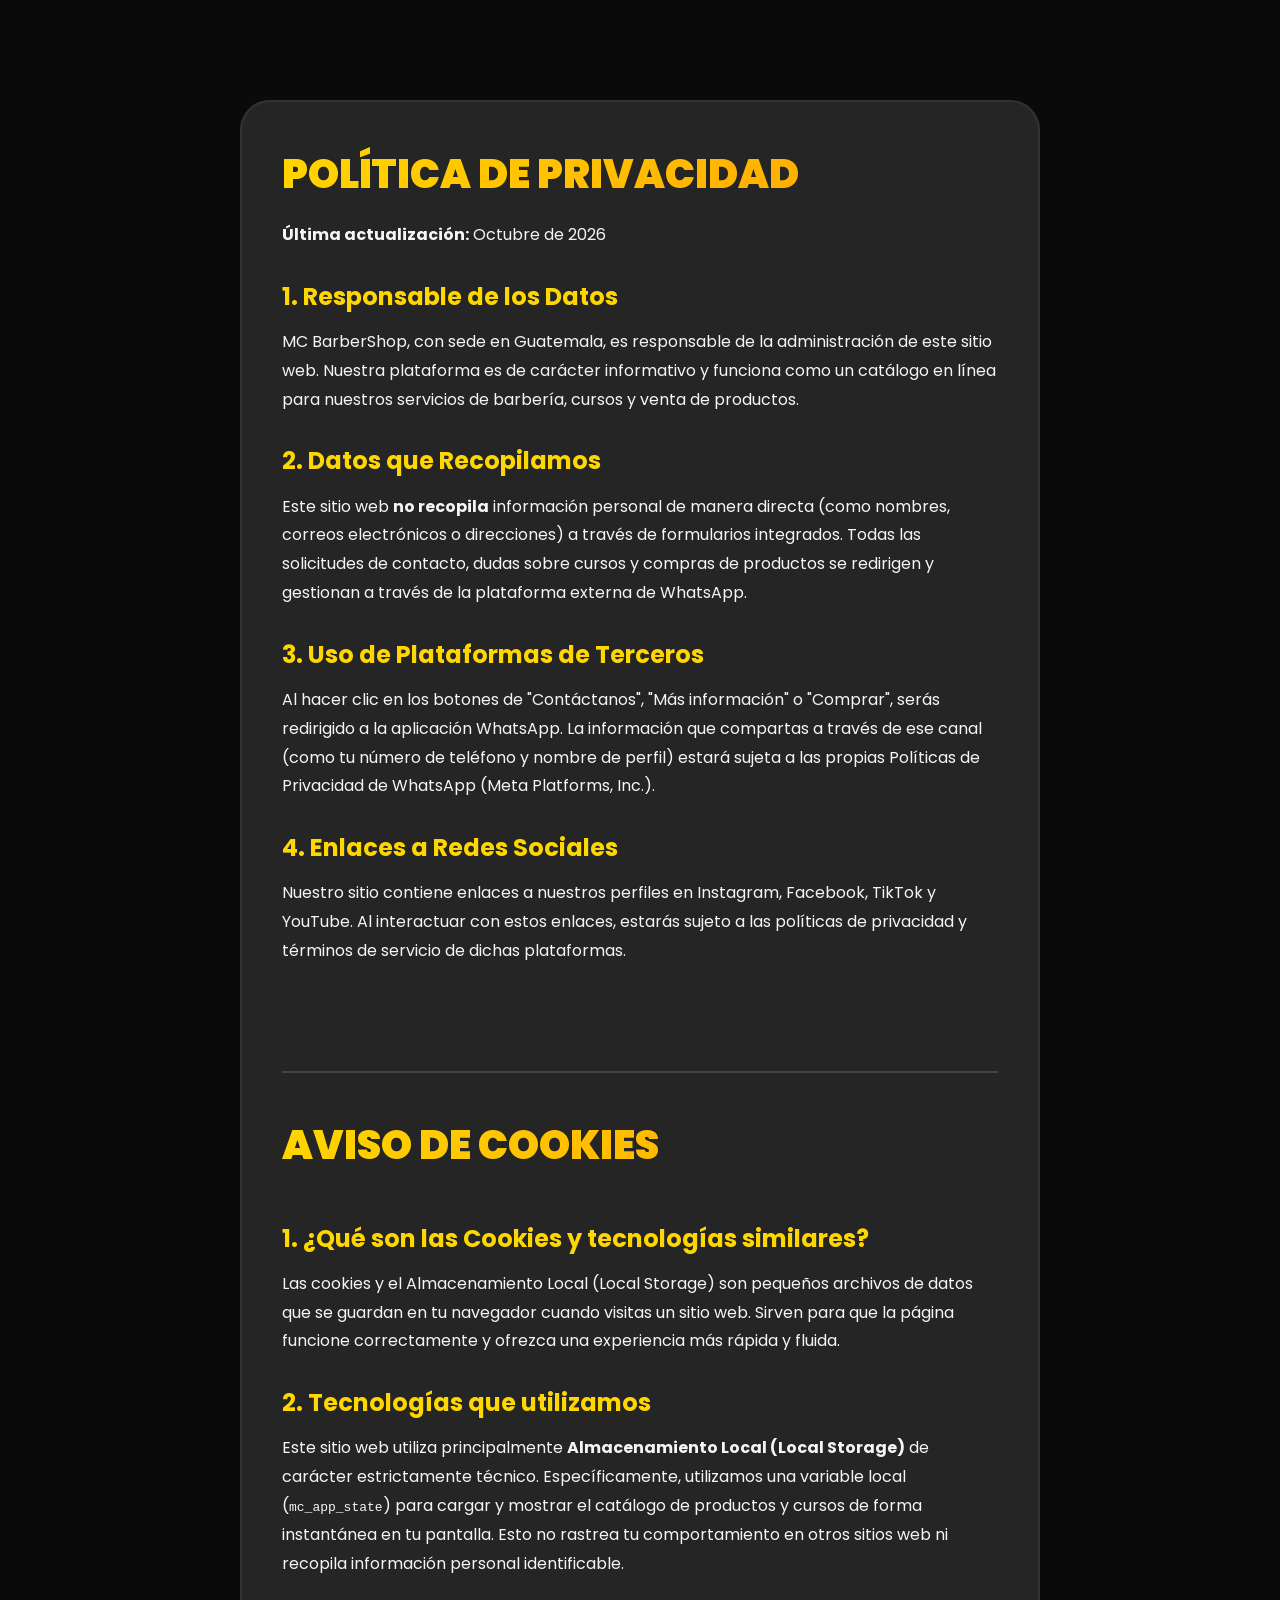
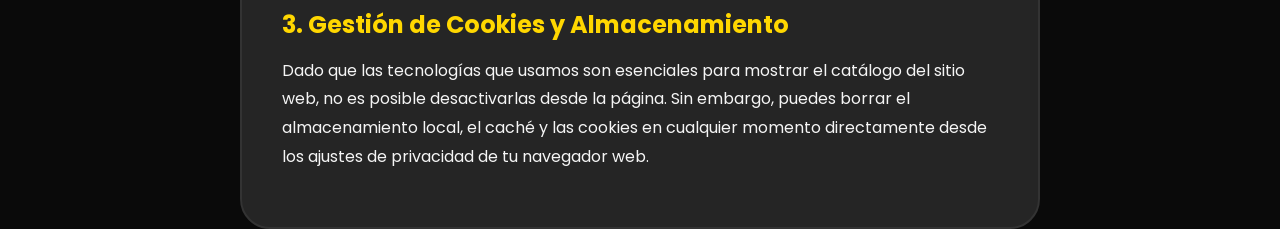
<file: politicas.html>
<!DOCTYPE html>
<html lang="es">
<head>
  <meta charset="UTF-8">
  <meta name="viewport" content="width=device-width, initial-scale=1.0">
  <title>Políticas y Privacidad - MC BarberShop</title>
  <link href="https://fonts.googleapis.com/css2?family=Poppins:wght@300;400;500;600;700;800;900&display=swap" rel="stylesheet">
  <link rel="stylesheet" href="style.css">
</head>
<body style="padding-top: 100px;">

  <main class="section about-section" style="max-width: 800px; margin: 0 auto; background: var(--card-dark); border-radius: var(--radius-xl); padding: 40px; border: 2px solid var(--border-color);">
    
    <h1 class="section-title glitch" data-text="POLÍTICA DE PRIVACIDAD" style="font-size: 2.5rem; text-align: left;">POLÍTICA DE PRIVACIDAD</h1>
    
    <div style="color: var(--text-light); line-height: 1.8; margin-bottom: 50px;">
      <p style="margin-bottom: 15px;"><strong>Última actualización:</strong> Octubre de 2026</p>
      
      <h2 style="color: var(--primary-gold); font-size: 1.5rem; margin: 25px 0 10px;">1. Responsable de los Datos</h2>
      <p style="margin-bottom: 15px;">MC BarberShop, con sede en Guatemala, es responsable de la administración de este sitio web. Nuestra plataforma es de carácter informativo y funciona como un catálogo en línea para nuestros servicios de barbería, cursos y venta de productos.</p>

      <h2 style="color: var(--primary-gold); font-size: 1.5rem; margin: 25px 0 10px;">2. Datos que Recopilamos</h2>
      <p style="margin-bottom: 15px;">Este sitio web <strong>no recopila</strong> información personal de manera directa (como nombres, correos electrónicos o direcciones) a través de formularios integrados. Todas las solicitudes de contacto, dudas sobre cursos y compras de productos se redirigen y gestionan a través de la plataforma externa de WhatsApp.</p>

      <h2 style="color: var(--primary-gold); font-size: 1.5rem; margin: 25px 0 10px;">3. Uso de Plataformas de Terceros</h2>
      <p style="margin-bottom: 15px;">Al hacer clic en los botones de "Contáctanos", "Más información" o "Comprar", serás redirigido a la aplicación WhatsApp. La información que compartas a través de ese canal (como tu número de teléfono y nombre de perfil) estará sujeta a las propias Políticas de Privacidad de WhatsApp (Meta Platforms, Inc.).</p>

      <h2 style="color: var(--primary-gold); font-size: 1.5rem; margin: 25px 0 10px;">4. Enlaces a Redes Sociales</h2>
      <p style="margin-bottom: 15px;">Nuestro sitio contiene enlaces a nuestros perfiles en Instagram, Facebook, TikTok y YouTube. Al interactuar con estos enlaces, estarás sujeto a las políticas de privacidad y términos de servicio de dichas plataformas.</p>
    </div>

    <hr style="border: 1px solid var(--border-light); margin: 40px 0;">

    <h1 class="section-title glitch" data-text="AVISO DE COOKIES" style="font-size: 2.5rem; text-align: left;">AVISO DE COOKIES</h1>
    
    <div style="color: var(--text-light); line-height: 1.8;">
      <h2 style="color: var(--primary-gold); font-size: 1.5rem; margin: 25px 0 10px;">1. ¿Qué son las Cookies y tecnologías similares?</h2>
      <p style="margin-bottom: 15px;">Las cookies y el Almacenamiento Local (Local Storage) son pequeños archivos de datos que se guardan en tu navegador cuando visitas un sitio web. Sirven para que la página funcione correctamente y ofrezca una experiencia más rápida y fluida.</p>

      <h2 style="color: var(--primary-gold); font-size: 1.5rem; margin: 25px 0 10px;">2. Tecnologías que utilizamos</h2>
      <p style="margin-bottom: 15px;">Este sitio web utiliza principalmente <strong>Almacenamiento Local (Local Storage)</strong> de carácter estrictamente técnico. Específicamente, utilizamos una variable local (<code>mc_app_state</code>) para cargar y mostrar el catálogo de productos y cursos de forma instantánea en tu pantalla. Esto no rastrea tu comportamiento en otros sitios web ni recopila información personal identificable.</p>

      <h2 style="color: var(--primary-gold); font-size: 1.5rem; margin: 25px 0 10px;">3. Gestión de Cookies y Almacenamiento</h2>
      <p style="margin-bottom: 15px;">Dado que las tecnologías que usamos son esenciales para mostrar el catálogo del sitio web, no es posible desactivarlas desde la página. Sin embargo, puedes borrar el almacenamiento local, el caché y las cookies en cualquier momento directamente desde los ajustes de privacidad de tu navegador web.</p>
    </div>

  </main>

</body>
</html>
</file>
<file: style.css>
/* Reset y Variables Mejoradas */
* {
  margin: 0;
  padding: 0;
  box-sizing: border-box;
}

:root {
  /* Paleta de colores mejorada */
  --primary-gold: #FFD700;
  --primary-gold-dark: #B8860B;
  --primary-gold-light: #FFF8DC;
  --accent-orange: #FF6B35;
  --accent-red: #FF1744;
  
  --primary-dark: #0A0A0A;
  --secondary-dark: #141414;
  --accent-dark: #1F1F1F;
  --card-dark: #252525;
  
  --text-white: #FFFFFF;
  --text-light: #F5F5F5;
  --text-gray: #B0B0B0;
  --text-muted: #808080;
  
  --border-color: #333333;
  --border-light: #444444;
  
  --success-green: #00E676;
  --info-blue: #00B0FF;
  
  /* Gradientes mejorados */
  --gradient-gold: linear-gradient(135deg, #FFD700, #FFA000);
  --gradient-dark: linear-gradient(180deg, #0A0A0A, #1A1A1A);
  --gradient-neon: linear-gradient(135deg, #FF6B35, #FF1744);
  --gradient-instagram: linear-gradient(45deg, #f09433, #e6683c, #dc2743, #cc2366, #bc1888);
  --gradient-facebook: linear-gradient(45deg, #1877f2, #0C63D4);
  --gradient-whatsapp: linear-gradient(45deg, #25D366, #128C7E);
  --gradient-tiktok: linear-gradient(45deg, #FF0050, #00F2EA, #000000);
  
  /* Sombras mejoradas */
  --shadow-gold: 0 10px 40px rgba(255, 215, 0, 0.4);
  --shadow-neon: 0 0 30px rgba(255, 107, 53, 0.5);
  --shadow-dark: 0 10px 30px rgba(0, 0, 0, 0.8);
  --shadow-card: 0 8px 32px rgba(0, 0, 0, 0.6);
  
  /* Transiciones */
  --transition: all 0.3s cubic-bezier(0.4, 0, 0.2, 1);
  --transition-slow: all 0.6s cubic-bezier(0.4, 0, 0.2, 1);
  
  /* Border radius */
  --radius: 12px;
  --radius-lg: 20px;
  --radius-xl: 30px;
}

body {
  font-family: 'Poppins', sans-serif;
  background: var(--primary-dark);
  color: var(--text-white);
  line-height: 1.6;
  overflow-x: hidden;
  margin: 0;
  padding: 0;
  display: flex;
  flex-direction: column;
  min-height: 100vh;
}

main {
  flex: 1;
  display: flex;
  flex-direction: column;
}

/* Animaciones base */
@keyframes pulse {
  0%, 100% { transform: scale(1); }
  50% { transform: scale(1.05); }
}

@keyframes float {
  0%, 100% { transform: translateY(0); }
  50% { transform: translateY(-20px); }
}

@keyframes glow {
  0%, 100% { box-shadow: 0 0 20px rgba(255, 215, 0, 0.5); }
  50% { box-shadow: 0 0 40px rgba(255, 215, 0, 0.8); }
}

@keyframes slideInUp {
  from {
    opacity: 0;
    transform: translateY(50px);
  }
  to {
    opacity: 1;
    transform: translateY(0);
  }
}

@keyframes shimmer {
  0% { background-position: -1000px 0; }
  100% { background-position: 1000px 0; }
}

/* Animación 'backgroundFade' removida. Ahora se maneja el fade mediante transición
  de opacidad desde JavaScript para garantizar que cada intercambio de imagen
  tenga un fade-out / cambio / fade-in controlado. */

/* Header Mejorado */
.header {
  position: fixed;
  top: 0;
  width: 100%;
  background: rgba(10, 10, 10, 0.95);
  opacity: 0.9;
  backdrop-filter: blur(20px);
  padding: 20px 0;
  z-index: 9999;
  transition: var(--transition);
  border-bottom: 1px solid transparent;
}

.header.scrolled {
  padding: 15px 0;
  background: rgba(10, 10, 10, 0.98);
  box-shadow: var(--shadow-dark);
  border-bottom: 1px solid var(--primary-gold);
}

.nav-container {
  max-width: 1800px;
  margin: 0 auto;
  padding: 0 20px;
  display: flex;
  justify-content: space-between;
  align-items: center;
}

.logo {
  display: flex;
  align-items: center;
  gap: 8px;
  font-size: 28px;
  font-weight: 900;
  cursor: pointer;
  text-decoration: none !important;
  outline: none !important;
  border-bottom: none !important;
  transition: var(--transition);
}

.logo-text {
  color: var(--primary-gold);
  text-shadow: 0 0 20px rgba(255, 215, 0, 0.5);
}

.logo-accent {
  color: var(--text-white);
}

.logo:hover {
  transform: scale(1.05);
}

.logo:hover .logo-text {
  animation: glow 1s ease-in-out infinite;
}

/* Navigation Links con efecto hover mejorado */
.nav-links {
  display: flex;
  list-style: none;
  gap: 35px;
}

.nav-links li a {
  color: var(--text-light);
  font-weight: 500;
  font-size: 15px;
  text-transform: uppercase;
  letter-spacing: 1px;
  position: relative;
  transition: var(--transition);
  padding: 8px 0;
  overflow: hidden;
}

.nav-links li a::before {
  content: '';
  position: absolute;
  bottom: 0;
  left: 0;
  width: 0;
  height: 2px;
  background: var(--gradient-gold);
  transition: var(--transition);
}

.nav-links li a::after {
  content: attr(data-text);
  position: absolute;
  top: 0;
  left: 0;
  width: 100%;
  padding: 8px 0;
  color: var(--primary-gold);
  transform: translateY(-100%);
  transition: var(--transition);
}

.nav-links li a:hover::before {
  width: 100%;
}

.nav-links li a:hover {
  color: transparent;
}

.nav-links li a:hover::after {
  transform: translateY(0);
}

/* Hamburger animado */
.hamburger {
  display: none;
  flex-direction: column;
  cursor: pointer;
  gap: 5px;
  padding: 5px;
  position: relative;
}

.hamburger span {
  width: 30px;
  height: 3px;
  background: var(--primary-gold);
  border-radius: 3px;
  transition: var(--transition);
  transform-origin: center;
}

.hamburger.active span:nth-child(1) {
  transform: rotate(45deg) translate(6px, 6px);
}

.hamburger.active span:nth-child(2) {
  opacity: 0;
  transform: scaleX(0);
}

.hamburger.active span:nth-child(3) {
  transform: rotate(-45deg) translate(6px, -6px);
}

/* Hero Section Mejorada */
.hero {
  min-height: 100vh;
  padding-top: 80px;
  display: flex;
  align-items: center;
  position: relative;
  overflow: hidden;
}

.hero-bg {
  position: absolute;
  inset: 0;
  background: url('img/fondo1.jpg') center/cover;
  z-index: 0;
  opacity: 1;
  transition: opacity 1s ease-in-out;
}

.hero-gradient {
  position: absolute;
  inset: 0;
  background: linear-gradient(135deg, 
    rgba(10, 10, 10, 0.9) 0%,
    rgba(255, 107, 53, 0.1) 50%,
    rgba(10, 10, 10, 0.9) 100%);
}

.hero-content {
  position: relative;
  z-index: 1;
  max-width: 1800px;
  margin: 0 auto;
  padding: 0 20px;
  width: 100%;
}

.hero-main {
  display: flex;
  align-items: center;
  justify-content: space-between;
  gap: 60px;
}

.hero-center {
  flex: 1;
  animation: slideInUp 1s ease-out;
}

.hero-title {
  font-size: clamp(3rem, 8vw, 6rem);
  font-weight: 900;
  line-height: 1;
  margin-bottom: 20px;
}

.title-line {
  display: block;
  letter-spacing: 5px;
}

.title-line:first-child {
  color: var(--text-white);
  text-shadow: 2px 2px 4px rgba(0, 0, 0, 0.5);
}

.title-line.accent {
  background: var(--gradient-gold);
  -webkit-background-clip: text;
  -webkit-text-fill-color: transparent;
  background-clip: text;
  text-shadow: none;
  animation: shimmer 3s linear infinite;
  background-size: 1000px 100%;
}

.hero-subtitle {
  font-size: 1.25rem;
  color: white;
  margin-bottom: 40px;
  animation: fadeIn 1s ease-out 0.5s both;
}

.hero-buttons {
  display: flex;
  gap: 20px;
  flex-wrap: wrap;
  animation: fadeIn 1s ease-out 0.8s both;
}

/* Botón primario con efecto pulse */
.btn-primary {
  position: relative;
  background: var(--gradient-gold);
  color: var(--primary-dark);
  padding: 18px 40px;
  border: none;
  border-radius: 50px;
  font-weight: 700;
  font-size: 16px;
  text-transform: uppercase;
  cursor: pointer;
  overflow: hidden;
  transition: var(--transition);
  display: inline-flex;
  align-items: center;
  gap: 10px;
}

.btn-primary .btn-bg {
  position: absolute;
  inset: 0;
  background: var(--gradient-neon);
  opacity: 0;
  transition: var(--transition);
}

.btn-primary:hover .btn-bg {
  opacity: 1;
}

.btn-primary:hover {
  transform: translateY(-3px);
  box-shadow: 0 15px 35px rgba(255, 215, 0, 0.5);
}

.btn-primary.pulse-btn {
  animation: pulse 2s infinite;
}

.btn-primary .btn-text,
.btn-primary i {
  position: relative;
  z-index: 1;
}

/* Botón secundario */
.btn-secondary {
  background: transparent;
  color: var(--primary-gold);
  border: 2px solid var(--primary-gold);
  padding: 16px 35px;
  border-radius: 50px;
  font-weight: 600;
  font-size: 16px;
  text-transform: uppercase;
  cursor: pointer;
  transition: var(--transition);
  display: inline-flex;
  align-items: center;
  gap: 10px;
  position: relative;
  overflow: hidden;
}

.btn-secondary::before {
  content: '';
  position: absolute;
  inset: 0;
  background: var(--primary-gold);
  transform: scaleX(0);
  transform-origin: left;
  transition: var(--transition);
}

.btn-secondary:hover::before {
  transform: scaleX(1);
}

.btn-secondary:hover {
  color: var(--primary-dark);
  transform: translateY(-3px);
  box-shadow: var(--shadow-gold);
}

.btn-secondary .btn-text,
.btn-secondary i {
  position: relative;
  z-index: 1;
}

/* Hero image con efecto floating */
.hero-image {
  width: 400px;
  height: 500px;
  object-fit: cover;
  border-radius: var(--radius-xl);
  box-shadow: var(--shadow-card);
  border: 3px solid var(--primary-gold);
  animation: slideInRight 1s ease-out;
}

.hero-image.floating {
  animation: float 6s ease-in-out infinite, slideInRight 1s ease-out;
}

/* Gallery Section Mejorada */
.gallery-section {
  padding: 100px 0 80px;
  background: var(--secondary-dark);
  position: relative;
  overflow: hidden;
}

.gallery-header {
  text-align: center;
  margin-bottom: 60px;
}

.section-title {
  font-size: clamp(2rem, 5vw, 3.5rem);
  font-weight: 900;
  background: var(--gradient-gold);
  -webkit-background-clip: text;
  -webkit-text-fill-color: transparent;
  background-clip: text;
  margin-bottom: 15px;
  position: relative;
  display: inline-block;
}

/* Efecto Glitch para títulos */
.glitch {
  position: relative;
}

.glitch::before,
.glitch::after {
  content: attr(data-text);
  position: absolute;
  top: 0;
  left: 0;
  width: 100%;
  height: 100%;
  background: var(--gradient-gold);
  -webkit-background-clip: text;
  -webkit-text-fill-color: transparent;
  background-clip: text;
}

.glitch::before {
  animation: glitch-1 0.5s infinite;
  color: var(--accent-red);
  z-index: -1;
}

.glitch::after {
  animation: glitch-2 0.5s infinite;
  color: var(--info-blue);
  z-index: -1;
}

@keyframes glitch-1 {
  0%, 100% { clip-path: inset(0 0 0 0); }
  20% { clip-path: inset(20% 0 30% 0); }
  40% { clip-path: inset(50% 0 20% 0); }
  60% { clip-path: inset(10% 0 60% 0); }
  80% { clip-path: inset(80% 0 5% 0); }
}

@keyframes glitch-2 {
  0%, 100% { clip-path: inset(0 0 0 0); transform: translate(0); }
  20% { clip-path: inset(30% 0 20% 0); transform: translate(-2px, 2px); }
  40% { clip-path: inset(10% 0 50% 0); transform: translate(2px, -2px); }
  60% { clip-path: inset(60% 0 10% 0); transform: translate(-2px, -2px); }
  80% { clip-path: inset(5% 0 80% 0); transform: translate(2px, 2px); }
}

.section-subtitle {
  font-size: 1.125rem;
  color: white;
  font-weight: 400;
}

/* Slider mejorado */
.slider {
  overflow: hidden;
  width: 100%;
  position: relative;
  padding: 20px 0;
}

.slider-container {
  display: flex;
  gap: 25px;
  animation: slideInfinite 30s linear infinite;
}

@keyframes slideInfinite {
  0% { transform: translateX(0); }
  100% { transform: translateX(-50%); }
}

.slide {
  width: 320px;
  height: 400px;
  flex-shrink: 0;
  border-radius: var(--radius-lg);
  object-fit: cover;
  transition: var(--transition);
  cursor: pointer;
  position: relative;
  overflow: hidden;
}

.slide::after {
  content: '';
  position: absolute;
  inset: 0;
  background: linear-gradient(180deg, transparent 50%, rgba(0,0,0,0.7) 100%);
  opacity: 0;
  transition: var(--transition);
}

.slide:hover {
  transform: scale(1.05) translateY(-10px);
  box-shadow: var(--shadow-gold);
}

.slide:hover::after {
  opacity: 1;
}

/* Courses Section Mejorada */
.courses-section {
  background: var(--primary-dark);
  padding: 100px 20px;
  position: relative;
}

.courses-section::before {
  content: '';
  position: absolute;
  top: 0;
  left: 0;
  right: 0;
  height: 1px;
  background: var(--gradient-gold);
}

.curso-botones {
  display: grid;
  grid-template-columns: repeat(auto-fit, minmax(200px, 1fr));
  gap: 20px;
  max-width: 900px;
  margin: 0 auto 50px;
}

/* Botón neón para cursos */
.course-tab {
  background: var(--card-dark);
  border: 2px solid var(--border-color);
  padding: 20px;
  border-radius: var(--radius-lg);
  cursor: pointer;
  transition: var(--transition);
  position: relative;
  overflow: hidden;
  display: flex;
  flex-direction: column;
  align-items: center;
  gap: 10px;
}

.course-tab::before {
  content: '';
  position: absolute;
  inset: -2px;
  background: var(--gradient-gold);
  border-radius: var(--radius-lg);
  opacity: 0;
  transition: var(--transition);
  z-index: -1;
  filter: blur(10px);
}

.course-tab.active::before {
  opacity: 1;
  animation: pulse 2s ease-in-out infinite;
}

.course-tab:hover {
  transform: translateY(-5px);
  border-color: var(--primary-gold);
  box-shadow: 0 10px 30px rgba(255, 215, 0, 0.3);
}

.course-tab.active {
  background: var(--gradient-gold);
  color: var(--primary-dark);
  border-color: transparent;
}

.tab-icon {
  font-size: 2rem;
  display: flex;
  align-items: center;
  justify-content: center;
  width: 60px;
  height: 60px;
  border-radius: 50%;
  background: rgba(255, 255, 255, 0.1);
  transition: var(--transition);
}

.course-tab.active .tab-icon {
  background: rgba(0, 0, 0, 0.2);
}

.course-tab:hover .tab-icon {
  transform: rotate(360deg);
}

.tab-text {
  font-weight: 600;
  text-transform: uppercase;
  letter-spacing: 1px;
  font-size: 0.875rem;
}

/* Información del curso mejorada */
.curso-info {
  background: var(--card-dark);
  padding: 3rem;
  border-radius: var(--radius-xl);
  border: 2px solid var(--border-light);
  max-width: 800px;
  margin: 0 auto 3rem;
  position: relative;
  overflow: hidden;
}

.curso-header {
  display: flex;
  justify-content: space-between;
  align-items: center;
  margin-bottom: 2rem;
  flex-wrap: wrap;
  gap: 1rem;
}

.curso-titulo {
  font-size: 2rem;
  color: var(--primary-gold);
  font-weight: 700;
}

.curso-badge {
  background: var(--gradient-neon);
  color: var(--text-white);
  padding: 0.5rem 1.25rem;
  border-radius: 25px;
  font-size: 0.875rem;
  font-weight: 600;
  display: flex;
  align-items: center;
  gap: 0.375rem;
  animation: pulse 2s infinite;
}

.curso-descripcion {
  font-size: 1.125rem;
  color: var(--text-light);
  margin-bottom: 2rem;
  line-height: 1.8;
}

.curso-features {
  display: grid;
  grid-template-columns: repeat(auto-fit, minmax(200px, 1fr));
  gap: 1.25rem;
  margin-bottom: 2rem;
}

.feature-item {
  display: flex;
  align-items: center;
  gap: 0.625rem;
  color: var(--text-gray);
  font-size: 0.95rem;
}

.feature-item i {
  color: var(--success-green);
  font-size: 1.25rem;
  flex-shrink: 0;
}

.curso-price {
  display: flex;
  align-items: center;
  gap: 1rem;
  margin-bottom: 2rem;
  padding: 1.25rem;
  background: rgba(255, 215, 0, 0.1);
  border-radius: var(--radius);
  border: 1px solid var(--primary-gold);
}

.price-label {
  font-size: 1.125rem;
  color: var(--text-gray);
}

.price-value {
  font-size: 2rem;
  font-weight: 900;
  background: var(--gradient-gold);
  -webkit-background-clip: text;
  -webkit-text-fill-color: transparent;
  background-clip: text;
}


/* WhatsApp button con efecto magnético */
.whatsapp-btn {
  background: linear-gradient(135deg, #25D366, #128C7E);
  color: white;
  padding: 18px 40px;
  border: none;
  border-radius: 50px;
  font-weight: 700;
  font-size: 16px;
  cursor: pointer;
  display: inline-flex;
  align-items: center;
  gap: 12px;
  text-decoration: none;
  position: relative;
  overflow: hidden;
  transition: var(--transition);
  text-transform: uppercase;
  letter-spacing: 1px;
  z-index: 1;
}

.whatsapp-btn i {
  font-size: 1.5rem;
}

.btn-ripple {
  position: absolute;
  top: 50%;
  left: 50%;
  width: 0;
  height: 0;
  border-radius: 50%;
  background: rgba(255, 255, 255, 0.5);
  transform: translate(-50%, -50%);
  transition: width 0.6s, height 0.6s;
}

.whatsapp-btn:hover .btn-ripple {
  width: 300px;
  height: 300px;
}

.whatsapp-btn:hover {
  transform: translateY(-3px);
  box-shadow: 0 15px 35px rgba(37, 211, 102, 0.4);
}

/* Video Section */
.video-centro {
  margin-top: 50px;
}

.video-wrapper {
  position: relative;
  max-width: 800px;
  margin: 0 auto;
  border-radius: var(--radius-xl);
  overflow: hidden;
  box-shadow: var(--shadow-card);
}

.video-wrapper video {
  width: 100%;
  height: auto;
  display: block;
}

.video-overlay {
  position: absolute;
  inset: 0;
  display: flex;
  align-items: center;
  justify-content: center;
  background: rgba(0, 0, 0, 0.3);
  opacity: 0;
  transition: var(--transition);
  cursor: pointer;
}

.video-wrapper:hover .video-overlay {
  opacity: 1;
}

.play-btn {
  width: 80px;
  height: 80px;
  border-radius: 50%;
  background: rgba(255, 255, 255, 0.9);
  border: none;
  display: flex;
  align-items: center;
  justify-content: center;
  font-size: 2rem;
  color: var(--primary-dark);
  cursor: pointer;
  transition: var(--transition);
}

.play-btn:hover {
  transform: scale(1.1);
  background: var(--primary-gold);
}

/* About Section */
.about-section {
  background: var(--secondary-dark);
  padding: 100px 20px;
  position: relative;
  overflow: hidden;
}

.about-content {
  max-width: 1200px;
  margin: 0 auto;
}

.about-text {
  font-size: 1.25rem;
  text-align: center;
  max-width: 800px;
  margin: 0 auto 60px;
  color: var(--text-light);
  line-height: 1.8;
  opacity: 0;
  animation: fadeIn 1s ease-out forwards;
}

@keyframes fadeIn {
  to {
    opacity: 1;
  }
}

.stats-container {
  display: grid;
  grid-template-columns: repeat(auto-fit, minmax(300px, 1fr));
  gap: 40px;
}

.stat-item {
  background: var(--card-dark);
  padding: 40px;
  border-radius: var(--radius-xl);
  text-align: center;
  border: 2px solid var(--border-color);
  transition: var(--transition);
  position: relative;
  overflow: hidden;
}

.stat-item::before {
  content: '';
  position: absolute;
  top: 0;
  left: 0;
  right: 0;
  height: 4px;
  background: var(--gradient-gold);
  transform: scaleX(0);
  transition: var(--transition);
}

.stat-item:hover::before {
  transform: scaleX(1);
}

.stat-item:hover {
  transform: translateY(-10px);
  border-color: var(--primary-gold);
  box-shadow: var(--shadow-gold);
}

.stat-item:hover .stat-icon {
  animation: pulse 1s ease-in-out infinite;
}

.stat-icon {
  width: 100px;
  height: 100px;
  background: var(--gradient-gold);
  border-radius: 50%;
  display: flex;
  align-items: center;
  justify-content: center;
  margin: 0 auto 25px;
  font-size: 2.5rem;
  color: var(--primary-dark);
}

.stat-number {
  font-size: 3rem;
  font-weight: 900;
  color: var(--primary-gold);
  margin-bottom: 10px;
  font-family: 'Poppins', sans-serif;
}

.stat-item h4 {
  color: var(--text-white);
  font-size: 1.25rem;
  margin-bottom: 10px;
  font-weight: 600;
}

.stat-item p {
  color: var(--text-gray);
  font-size: 0.95rem;
  line-height: 1.6;
}

/* Products Section Mejorada */
.products-section {
  background: var(--primary-dark);
  padding: 100px 20px;
  position: relative;
}

.filtros {
  display: flex;
  justify-content: center;
  gap: 20px;
  margin-bottom: 60px;
  flex-wrap: wrap;
}

/* Botones con efecto glow */
.filter-btn {
  background: var(--card-dark);
  border: 2px solid var(--border-color);
  color: var(--text-light);
  padding: 15px 35px;
  border-radius: 50px;
  cursor: pointer;
  font-weight: 600;
  text-transform: uppercase;
  letter-spacing: 1px;
  transition: var(--transition);
  position: relative;
  overflow: hidden;
}

.filter-btn::before {
  content: '';
  position: absolute;
  inset: 0;
  background: var(--gradient-gold);
  opacity: 0;
  transition: var(--transition);
}

.filter-btn span {
  position: relative;
  z-index: 1;
}

.btn-glow {
  position: absolute;
  inset: -2px;
  background: var(--gradient-gold);
  border-radius: 50px;
  opacity: 0;
  filter: blur(15px);
  transition: var(--transition);
}

.filter-btn.active .btn-glow,
.filter-btn:hover .btn-glow {
  opacity: 0.5;
}

.filter-btn.active::before,
.filter-btn:hover::before {
  opacity: 1;
}

.filter-btn.active,
.filter-btn:hover {
  color: var(--primary-dark);
  transform: translateY(-2px);
  border-color: transparent;
}

.productos-grid {
  display: grid;
  grid-template-columns: repeat(auto-fill, minmax(300px, 1fr));
  gap: 30px;
  max-width: 1200px;
  margin: 0 auto;
}

.producto-card {
  background: var(--card-dark);
  border-radius: var(--radius-xl);
  padding: 30px;
  text-align: center;
  border: 2px solid var(--border-color);
  transition: var(--transition-slow);
  position: relative;
  overflow: hidden;
  cursor: pointer;
  opacity: 0;
  animation: fadeInUp 0.6s ease-out forwards;
}

.producto-card:nth-child(1) { animation-delay: 0.1s; }
.producto-card:nth-child(2) { animation-delay: 0.2s; }
.producto-card:nth-child(3) { animation-delay: 0.3s; }

.producto-card::before {
  content: '';
  position: absolute;
  top: -50%;
  left: -50%;
  width: 200%;
  height: 200%;
  background: radial-gradient(circle, rgba(255, 215, 0, 0.15) 0%, transparent 70%);
  opacity: 0;
  transition: var(--transition);
}

.producto-card:hover::before {
  opacity: 1;
  animation: rotate 3s linear infinite;
}

.producto-card:hover {
  transform: translateY(-15px) scale(1.02);
  border-color: var(--primary-gold);
  box-shadow: 0 20px 40px rgba(255, 215, 0, 0.3);
}

.product-badge {
  position: absolute;
  top: 20px;
  right: 20px;
  background: var(--gradient-neon);
  color: white;
  padding: 8px 16px;
  border-radius: 25px;
  font-size: 0.75rem;
  font-weight: 700;
  text-transform: uppercase;
  animation: pulse 2s infinite;
}

.producto-card img {
  width: 180px;
  height: 180px;
  object-fit: cover;
  border-radius: var(--radius);
  margin-bottom: 20px;
  transition: var(--transition);
}

.producto-card:hover img {
  transform: scale(1.1) rotate(5deg);
}

.producto-card h3 {
  color: var(--text-white);
  font-size: 1.25rem;
  margin-bottom: 10px;
  font-weight: 600;
}

.price {
  font-size: 2rem;
  font-weight: 900;
  background: var(--gradient-gold);
  -webkit-background-clip: text;
  -webkit-text-fill-color: transparent;
  background-clip: text;
  margin-bottom: 20px;
  display: block;
}

.buy-btn {
  background: var(--gradient-gold);
  color: var(--primary-dark);
  padding: 12px 30px;
  border: none;
  border-radius: 50px;
  font-weight: 700;
  cursor: pointer;
  text-decoration: none;
  display: inline-flex;
  align-items: center;
  gap: 8px;
  transition: var(--transition);
  text-transform: uppercase;
  font-size: 0.875rem;
  position: relative;
  overflow: hidden;
}

.buy-btn::after {
  content: '';
  position: absolute;
  inset: 0;
  background: var(--gradient-neon);
  transform: scaleX(0);
  transform-origin: left;
  transition: var(--transition);
}

.buy-btn:hover::after {
  transform: scaleX(1);
}

.buy-btn:hover {
  transform: translateY(-3px);
  box-shadow: 0 10px 25px rgba(255, 107, 53, 0.4);
}

.buy-btn i,
.buy-btn span {
  position: relative;
  z-index: 1;
}

/* Social Media Section Mejorada */
.redes-section {
  background: var(--secondary-dark);
  padding: 100px 20px;
  position: relative;
}

.redes-grid {
  display: flex;
  flex-wrap: wrap;
  gap: 30px;
  max-width: 1100px;
  margin: 50px auto;
  justify-content: center;
  align-items: flex-start;
}

.social-card {
  background: var(--card-dark);
  padding: 30px;
  border-radius: var(--radius-xl);
  text-decoration: none;
  transition: var(--transition-slow);
  position: relative;
  overflow: hidden;
  border: 2px solid var(--border-color);
  display: flex;
  flex-direction: column;
  align-items: center;
  gap: 20px;
  cursor: pointer;
  min-width: 250px;
  width: 250px;
}

.social-bg {
  position: absolute;
  inset: 0;
  opacity: 0;
  transition: var(--transition);
}

.social-card.instagram .social-bg {
  background: var(--gradient-instagram);
}

.social-card.facebook .social-bg {
  background: var(--gradient-facebook);
}

.social-card.whatsapp .social-bg {
  background: var(--gradient-whatsapp);
}

.social-card.tiktok .social-bg {
  background: var(--gradient-tiktok);
}
.social-card.youtube .social-bg {
  background: red;
}

.social-card:hover .social-bg {
  opacity: 1;
}

.social-card:hover {
  transform: translateY(-10px) scale(1.05);
  border-color: transparent;
  box-shadow: 0 20px 40px rgba(0, 0, 0, 0.5);
}

.social-card:hover .social-icon {
  transform: rotateY(360deg);
  background: rgba(255, 255, 255, 0.2);
}

.social-icon {
  width: 80px;
  height: 80px;
  background: rgba(255, 255, 255, 0.1);
  border-radius: 50%;
  display: flex;
  align-items: center;
  justify-content: center;
  font-size: 2rem;
  color: var(--text-white);
  transition: var(--transition-slow);
  position: relative;
  z-index: 1;
}

.social-info {
  text-align: center;
  position: relative;
  z-index: 1;
}

.social-info h4 {
  color: var(--text-white);
  font-size: 1.25rem;
  font-weight: 600;
  margin-bottom: 5px;
}

.social-info span {
  color: var(--text-gray);
  font-size: 0.9rem;
}

.social-stats {
  display: flex;
  justify-content: center;
  gap: 50px;
  margin-top: 60px;
  flex-wrap: wrap;
}

.social-stat {
  text-align: center;
}

.social-stat .number {
  font-size: 2.5rem;
  font-weight: 900;
  background: var(--gradient-gold);
  -webkit-background-clip: text;
  -webkit-text-fill-color: transparent;
  background-clip: text;
  display: block;
}

.social-stat .label {
  font-size: 0.875rem;
  color: var(--text-gray);
  text-transform: uppercase;
  letter-spacing: 1px;
}

/* Footer Mejorado */
.footer {
  background: var(--primary-dark);
  padding: 20px 0;
  border-top: none;
  text-align: center;
  width: 100vw;
  position: relative;
  left: 50%;
  right: 50%;
  margin: 0;
  margin-left: -50vw;
  margin-right: -50vw;
  margin-top: auto;
}

.footer-content {
  max-width: 800px;
  margin: 0 auto;
  padding: 0 20px;
}

.footer-logo {
  display: inline-flex;
  align-items: center;
  gap: 8px;
  font-size: 1.5rem;
  font-weight: 900;
  margin-bottom: 20px;
}

.footer p {
  color: var(--text-gray);
  font-size: 0.9rem;
  margin-bottom: 10px;
}

/* Responsive Design */
@media (max-width: 768px) {
  .hamburger {
    display: flex;
  }

  .nav-links {
    position: fixed;
    top: 80px;
    right: -100%;
    width: 100%;
    max-width: 300px;
    height: calc(100vh - 80px);
    background: rgba(10, 10, 10, 0.98);
    backdrop-filter: blur(20px);
    flex-direction: column;
    padding: 40px;
    gap: 30px;
    transition: var(--transition);
    border-left: 1px solid var(--border-color);
    box-shadow: -5px 0 20px rgba(0, 0, 0, 0.5);
  }

  .nav-links.active {
    right: 0;
  }

  .nav-links li a::after {
    display: none;
  }

  .hero-main {
    flex-direction: column;
    text-align: center;
  }

  .hero-image {
    width: 300px;
    height: 400px;
  }

  .hero-title {
    font-size: clamp(2.5rem, 10vw, 4rem);
  }

  .curso-botones {
    grid-template-columns: 1fr;
  }

  .curso-info {
    padding: 30px 20px;
  }

  .stats-container {
    grid-template-columns: 1fr;
  }

  .productos-grid {
    grid-template-columns: 1fr;
  }

  .redes-grid {
    grid-template-columns: 1fr;
  }

  .social-stats {
    flex-direction: column;
    gap: 30px;
  }
}

@media (max-width: 480px) {
  .hero-buttons {
    flex-direction: column;
    width: 100%;
  }

  .btn-primary,
  .btn-secondary {
    width: 100%;
  }

  .hero-image {
    width: 250px;
    height: 350px;
  }

  .section-title {
    font-size: 2rem;
  }

  .curso-header {
    flex-direction: column;
    gap: 15px;
  }

  .curso-features {
    grid-template-columns: 1fr;
  }

  .filtros {
    flex-direction: column;
    width: 100%;
  }

  .filter-btn {
    width: 100%;
  }
}
/* CORRECCIONES ESPECÍFICAS PARA MC BARBERSHOP */
/* ============================================ */

/* Fix para el menú superior - Eliminar doble efecto hover */
.nav-links li a::after {
  display: none; /* Desactivar el efecto de texto superpuesto */
}

.nav-links li a:hover {
  color: var(--primary-gold); /* Mantener solo cambio de color simple */
  transform: translateY(-2px);
}

.nav-links li a::before {
  content: '';
  position: absolute;
  bottom: -5px;
  left: 0;
  width: 0;
  height: 2px;
  background: var(--gradient-gold);
  transition: var(--transition);
}

.nav-links li a:hover::before {
  width: 100%;
}

/* Asegurar que los botones del hero funcionen correctamente */
.hero-buttons .btn-primary,
.hero-buttons .btn-secondary {
  cursor: pointer;
  user-select: none;
  pointer-events: all;
  z-index: 10;
  position: relative;
}

/* Fix específico para botón de galería */
#galleryBtn {
  display: inline-flex !important;
  align-items: center;
  gap: 10px;
}

/* CENTRADO DE SECCIONES ESPECÍFICAS */
/* ================================= */

/* Sección Cursos - Todo centrado */
#cursos {
  text-align: center;
}

#cursos .section-title,
#cursos .section-subtitle {
  text-align: center;
  margin-left: auto;
  margin-right: auto;
}

#cursos .curso-botones {
  justify-content: center;
  text-align: center;
}

#cursos .curso-info {
  text-align: center;
}

#cursos .curso-info .curso-header {
  justify-content: center;
  flex-direction: column;
  gap: 15px;
}

#cursos .curso-info .curso-descripcion {
  text-align: center;
  max-width: 600px;
  margin: 0 auto 30px;
}

#cursos .curso-features {
  max-width: 500px;
  margin: 0 auto 30px;
}

#cursos .feature-item {
  justify-content: center;
  text-align: center;
}

#cursos .curso-price {
  justify-content: center;
  max-width: 300px;
  margin: 0 auto 30px;
}

#cursos .whatsapp-btn {
  display: inline-flex;
  margin: 0 auto;
}

#cursos .video-centro {
  text-align: center;
}

/* Sección Conócenos - Todo centrado */
#conocenos {
  text-align: center;
}

#conocenos .section-title,
#conocenos .about-text {
  text-align: center;
  margin-left: auto;
  margin-right: auto;
}

#conocenos .stats-container {
  justify-content: center;
}

#conocenos .stat-item {
  text-align: center;
}

#conocenos .stat-item h4,
#conocenos .stat-item p {
  text-align: center;
}

/* Sección Productos - Todo centrado */
#productos {
  text-align: center;
}

#productos .section-title,
#productos .section-subtitle {
  text-align: center;
  margin-left: auto;
  margin-right: auto;
}

#productos .filtros {
  justify-content: center;
}

#productos .productos-grid {
  justify-content: center;
}

#productos .producto-card {
  text-align: center;
}

#productos .producto-card h3,
#productos .producto-card .price {
  text-align: center;
}

/* Sección Redes - Todo centrado */
#redes {
  text-align: center;
}

#redes .section-title {
  text-align: center;
  margin-left: auto;
  margin-right: auto;
}

#redes .social-intro {
  text-align: center;
  margin-bottom: 40px;
}

#redes .social-intro h3 {
  font-size: 1.5rem;
  color: var(--text-white);
  margin-bottom: 10px;
}

#redes .social-intro p {
  color: white;
  font-size: 1.1rem;
}

#redes .redes-grid {
  justify-content: center;
}

#redes .social-card {
  text-align: center;
}

#redes .social-info {
  text-align: center;
}

#redes .social-stats {
  justify-content: center;
}

#redes .social-stat {
  text-align: center;
}

/* Mejoras generales para centrado */
.section {
  padding: 100px 20px;
}

.section-title {
  text-align: center;
  display: block;
  width: 100%;
  margin-bottom: 15px;
}

.section-subtitle {
  text-align: center;
  display: block;
  width: 100%;
  margin-bottom: 50px;
}

/* Fix para el slider de galería - mantener centrado */
.gallery-section {
  text-align: center;
}

.gallery-header {
  text-align: center;
}

/* Responsive adjustments para centrado */
@media (max-width: 768px) {
  #cursos .curso-header {
    align-items: center;
  }
  
  #cursos .curso-features {
    grid-template-columns: 1fr;
    max-width: 400px;
  }
  
  #cursos .feature-item {
    justify-content: flex-start;
    text-align: left;
  }
  
  /* En móvil, mantener los features alineados a la izquierda para mejor legibilidad */
  #cursos .feature-item {
    justify-content: center;
    text-align: center;
  }
}

@media (max-width: 480px) {
  .section {
    padding: 80px 15px;
  }
  
  #cursos .curso-info {
    padding: 30px 20px;
  }
  
  #cursos .curso-features {
    max-width: 100%;
  }
}

/* Asegurar que los elementos interactivos funcionen */
.btn-primary:hover,
.btn-secondary:hover,
.course-tab:hover,
.filter-btn:hover {
  pointer-events: all;
  cursor: pointer;
}

/* Fix para video controls */
.video-wrapper {
  position: relative;
  cursor: pointer;
}

.play-btn {
  cursor: pointer;
  pointer-events: all;
  z-index: 5;
}

/* Mejora para los efectos hover del header */
.nav-links li a {
  position: relative;
  display: inline-block;
  padding: 8px 0;
  overflow: visible;
}

/* Eliminar efectos problemáticos del menú */
.nav-links li a:hover {
  color: var(--primary-gold) !important;
}

/* Asegurar visibilidad de elementos dorados */
.logo-text,
.primary-gold {
  color: var(--primary-gold) !important;
}

/* CORRECCIONES ESPECÍFICAS PARA MC BARBERSHOP */
/* ============================================ */

/* CORRECCIÓN COMPLETA DEL MENÚ SUPERIOR */
/* Resetear completamente los efectos del menú original */
.nav-links li a::before,
.nav-links li a::after {
  display: none !important;
  content: none !important;
}

/* Nuevo efecto hover simple y funcional */
.nav-links li a {
  color: var(--text-light) !important;
  font-weight: 500;
  font-size: 15px;
  text-transform: uppercase;
  letter-spacing: 1px;
  position: relative;
  transition: all 0.3s ease !important;
  padding: 8px 0;
  text-decoration: none;
  display: inline-block;
  overflow: visible;
}

/* Línea inferior animada */
.nav-links li a::before {
  content: '' !important;
  display: block !important;
  position: absolute;
  bottom: -5px;
  left: 50%;
  width: 0;
  height: 2px;
  background: linear-gradient(135deg, #FFD700, #FFA000);
  transition: all 0.3s ease;
  transform: translateX(-50%);
}

/* Efecto hover funcional */
.nav-links li a:hover {
  color: var(--primary-gold) !important;
  transform: translateY(-2px);
}

.nav-links li a:hover::before {
  width: 100% !important;
}

/* Asegurar que no haya interferencias */
.nav-links li a:not(:hover) {
  color: var(--text-light) !important;
}

/* Asegurar que los botones del hero funcionen correctamente */
.hero-buttons .btn-primary,
.hero-buttons .btn-secondary {
  cursor: pointer;
  user-select: none;
  pointer-events: all;
  z-index: 10;
  position: relative;
}

/* Fix específico para botón de galería */
#galleryBtn {
  display: inline-flex !important;
  align-items: center;
  gap: 10px;
}

/* CENTRADO DE SECCIONES ESPECÍFICAS */
/* ================================= */

/* Sección Cursos - Todo centrado */
#cursos {
  text-align: center;
}

#cursos .section-title,
#cursos .section-subtitle {
  text-align: center;
  margin-left: auto;
  margin-right: auto;
}

#cursos .curso-botones {
  justify-content: center;
  text-align: center;
}

#cursos .curso-info {
  text-align: center;
}

#cursos .curso-info .curso-header {
  justify-content: center;
  flex-direction: column;
  gap: 15px;
}

#cursos .curso-info .curso-descripcion {
  text-align: center;
  max-width: 600px;
  margin: 0 auto 30px;
}

#cursos .curso-features {
  max-width: 500px;
  margin: 0 auto 30px;
}

#cursos .feature-item {
  justify-content: center;
  text-align: center;
}

#cursos .curso-price {
  justify-content: center;
  max-width: 300px;
  margin: 0 auto 30px;
}

#cursos .whatsapp-btn {
  display: inline-flex;
  margin: 0 auto;
}

#cursos .video-centro {
  text-align: center;
}

/* Sección Conócenos - Todo centrado */
#conocenos {
  text-align: center;
}

#conocenos .section-title,
#conocenos .about-text {
  text-align: center;
  margin-left: auto;
  margin-right: auto;
}

#conocenos .stats-container {
  justify-content: center;
}

#conocenos .stat-item {
  text-align: center;
}

#conocenos .stat-item h4,
#conocenos .stat-item p {
  text-align: center;
}

/* Sección Productos - Todo centrado */
#productos {
  text-align: center;
}

#productos .section-title,
#productos .section-subtitle {
  text-align: center;
  margin-left: auto;
  margin-right: auto;
}

#productos .filtros {
  justify-content: center;
}

#productos .productos-grid {
  justify-content: center;
}

#productos .producto-card {
  text-align: center;
}

#productos .producto-card h3,
#productos .producto-card .price {
  text-align: center;
}

/* Sección Redes - Todo centrado */
#redes {
  text-align: center;
}

#redes .section-title {
  text-align: center;
  margin-left: auto;
  margin-right: auto;
}

#redes .social-intro {
  text-align: center;
  margin-bottom: 40px;
}

#redes .social-intro h3 {
  font-size: 1.5rem;
  color: var(--text-white);
  margin-bottom: 10px;
}

#redes .social-intro p {
  color: var(--text-gray);
  font-size: 1.1rem;
}

#redes .redes-grid {
  justify-content: center;
}

#redes .social-card {
  text-align: center;
}

#redes .social-info {
  text-align: center;
}

#redes .social-stats {
  justify-content: center;
}

#redes .social-stat {
  text-align: center;
}

/* Mejoras generales para centrado */
.section {
  padding: 100px 20px;
}

.section-title {
  text-align: center;
  display: block;
  width: 100%;
  margin-bottom: 15px;
}

.section-subtitle {
  text-align: center;
  display: block;
  width: 100%;
  margin-bottom: 50px;
}

/* Fix para el slider de galería - mantener centrado */
.gallery-section {
  text-align: center;
}

.gallery-header {
  text-align: center;
}

/* Responsive adjustments para centrado */
@media (max-width: 768px) {
  #cursos .curso-header {
    align-items: center;
  }
  
  #cursos .curso-features {
    grid-template-columns: 1fr;
    max-width: 400px;
  }
  
  #cursos .feature-item {
    justify-content: flex-start;
    text-align: left;
  }
  
  /* En móvil, mantener los features alineados a la izquierda para mejor legibilidad */
  #cursos .feature-item {
    justify-content: center;
    text-align: center;
  }
}

@media (max-width: 480px) {
  .section {
    padding: 80px 15px;
  }
  
  #cursos .curso-info {
    padding: 30px 20px;
  }
  
  #cursos .curso-features {
    max-width: 100%;
  }
}

/* Asegurar que los elementos interactivos funcionen */
.btn-primary:hover,
.btn-secondary:hover,
.course-tab:hover,
.filter-btn:hover {
  pointer-events: all;
  cursor: pointer;
}

/* Fix para video controls */
.video-wrapper {
  position: relative;
  cursor: pointer;
}

.play-btn {
  cursor: pointer;
  pointer-events: all;
  z-index: 5;
}

/* Mejora para los efectos hover del header */
.nav-links li a {
  position: relative;
  display: inline-block;
  padding: 8px 0;
  overflow: visible;
}

/* Eliminar efectos problemáticos del menú */
.nav-links li a:hover {
  color: var(--primary-gold) !important;
}

/* Asegurar visibilidad de elementos dorados */
.logo-text,
.primary-gold {
  color: var(--primary-gold) !important;
}
/* ===================== */
/* Ajustes para móviles  */
/* ===================== */
@media (max-width: 768px) {
  /* Centrar el título del hero en móviles */
  .hero-center {
    display: flex;
    flex-direction: column;
    align-items: center;
    justify-content: center;
    text-align: center;
    margin-top: 40px; /* Ajusta según lo necesites */
  }

  .hero-title {
    margin-bottom: 25px; /* Separación más cómoda */
  }
}

/* ===================== */
/* ========================================= */
/* ANIMACIONES ULTRA SUAVES - PRODUCTOS Y BOTONES */
/* ========================================= */

/* Tarjetas de productos */


/* ========================================= */
/* ANIMACIONES ULTRA SUAVES DE PRODUCTOS Y BOTONES */
/* ========================================= */

.producto-card {
  background: var(--card-dark);
  border-radius: var(--radius-xl);
  padding: 30px;
  text-align: center;
  border: 2px solid var(--border-color);
  transition: all 0.5s ease; /* Más suave */
  position: relative;
  overflow: hidden;
  cursor: pointer;
  opacity: 0;
  animation: fadeInUp 0.6s ease-out forwards;
}

.producto-card:hover {
  transform: translateY(-4px) scale(1.005); /* Hover mucho más ligero */
  border-color: var(--primary-gold);
  box-shadow: 0 10px 20px rgba(255, 215, 0, 0.15); /* Sombra más sutil */
}

.producto-card img {
  width: 180px;
  height: 180px;
  object-fit: cover;
  border-radius: var(--radius);
  margin-bottom: 20px;
  transition: all 0.5s ease; /* Más suave */
}

.producto-card:hover img {
  transform: scale(1.02) rotate(1deg); /* Imagen apenas se mueve */
}

.buy-btn {
  background: var(--gradient-gold);
  color: var(--primary-dark);
  padding: 12px 30px;
  border: none;
  border-radius: 50px;
  font-weight: 700;
  cursor: pointer;
  text-decoration: none;
  display: inline-flex;
  align-items: center;
  gap: 8px;
  transition: all 0.4s ease; /* Hover más suave */
  text-transform: uppercase;
  font-size: 0.875rem;
  position: relative;
  overflow: hidden;
}

.buy-btn:hover {
  transform: translateY(-1.5px); /* Apenas sube */
  box-shadow: 0 6px 15px rgba(255, 107, 53, 0.2); /* Sombra muy ligera */
}

/* Redes sociales y stats */
.social-card:hover {
  transform: translateY(-3px) scale(1.01);
}

.stat-item:hover {
  transform: translateY(-3px);
}

/* ==================== BANNER DE COOKIES ==================== */
.cookie-banner {
  position: fixed;
  bottom: 20px;
  left: 50%;
  transform: translateX(-50%) translateY(150px);
  width: 90%;
  max-width: 700px;
  background: var(--card-dark);
  border: 1px solid var(--primary-gold);
  border-radius: var(--radius-lg);
  padding: 20px 25px;
  display: flex;
  justify-content: space-between;
  align-items: center;
  gap: 20px;
  z-index: 10000;
  box-shadow: var(--shadow-gold);
  opacity: 0;
  transition: all 0.6s cubic-bezier(0.4, 0, 0.2, 1);
}

.cookie-banner.show {
  transform: translateX(-50%) translateY(0);
  opacity: 1;
}

.cookie-content {
  display: flex;
  align-items: center;
  gap: 15px;
}

.cookie-icon {
  font-size: 2.5rem;
  color: var(--primary-gold);
  animation: pulse 2s infinite;
}

.cookie-text h4 {
  color: var(--text-white);
  font-size: 1.1rem;
  margin-bottom: 5px;
}

.cookie-text p {
  color: var(--text-gray);
  font-size: 0.85rem;
  line-height: 1.4;
  margin: 0;
}

.cookie-link {
  color: var(--primary-gold);
  text-decoration: none;
  font-weight: 600;
  border-bottom: 1px solid transparent;
  transition: var(--transition);
}

.cookie-link:hover {
  border-bottom-color: var(--primary-gold);
}

@media (max-width: 600px) {
  .cookie-banner {
    flex-direction: column;
    text-align: center;
    bottom: 10px;
    padding: 15px;
  }
  
  .cookie-content {
    flex-direction: column;
    gap: 10px;
  }
}
</file>
